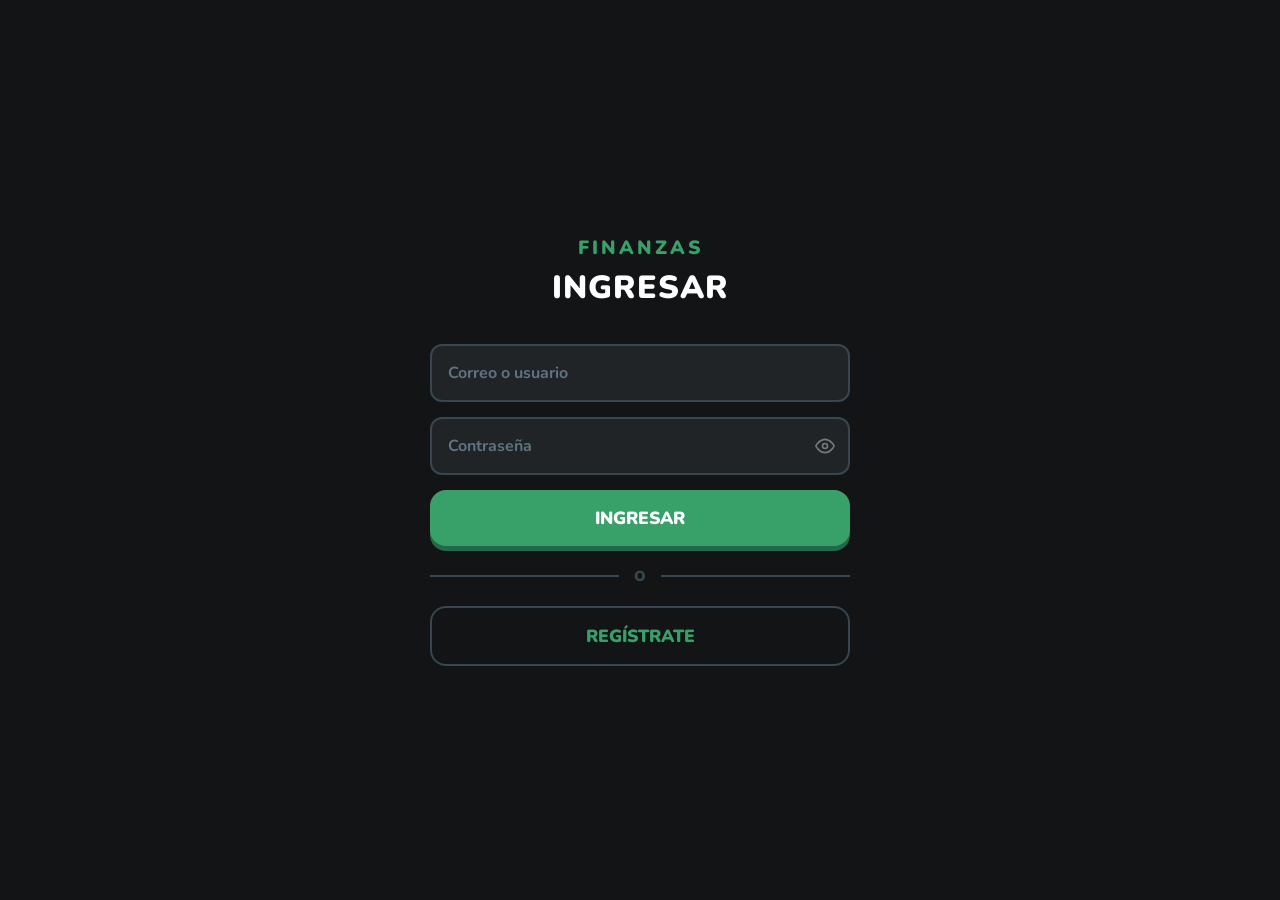
<file: index.html>
<!DOCTYPE html>
<html lang="es">
<head><meta charset="UTF-8"><meta http-equiv="refresh" content="0; url=login/"><title>Redirigiendo...</title></head>
<body style="background:#121418;color:#fff;display:flex;justify-content:center;align-items:center;height:100vh;">
    <p>Redirigiendo al sistema...</p>
</body>
</html>
</file>
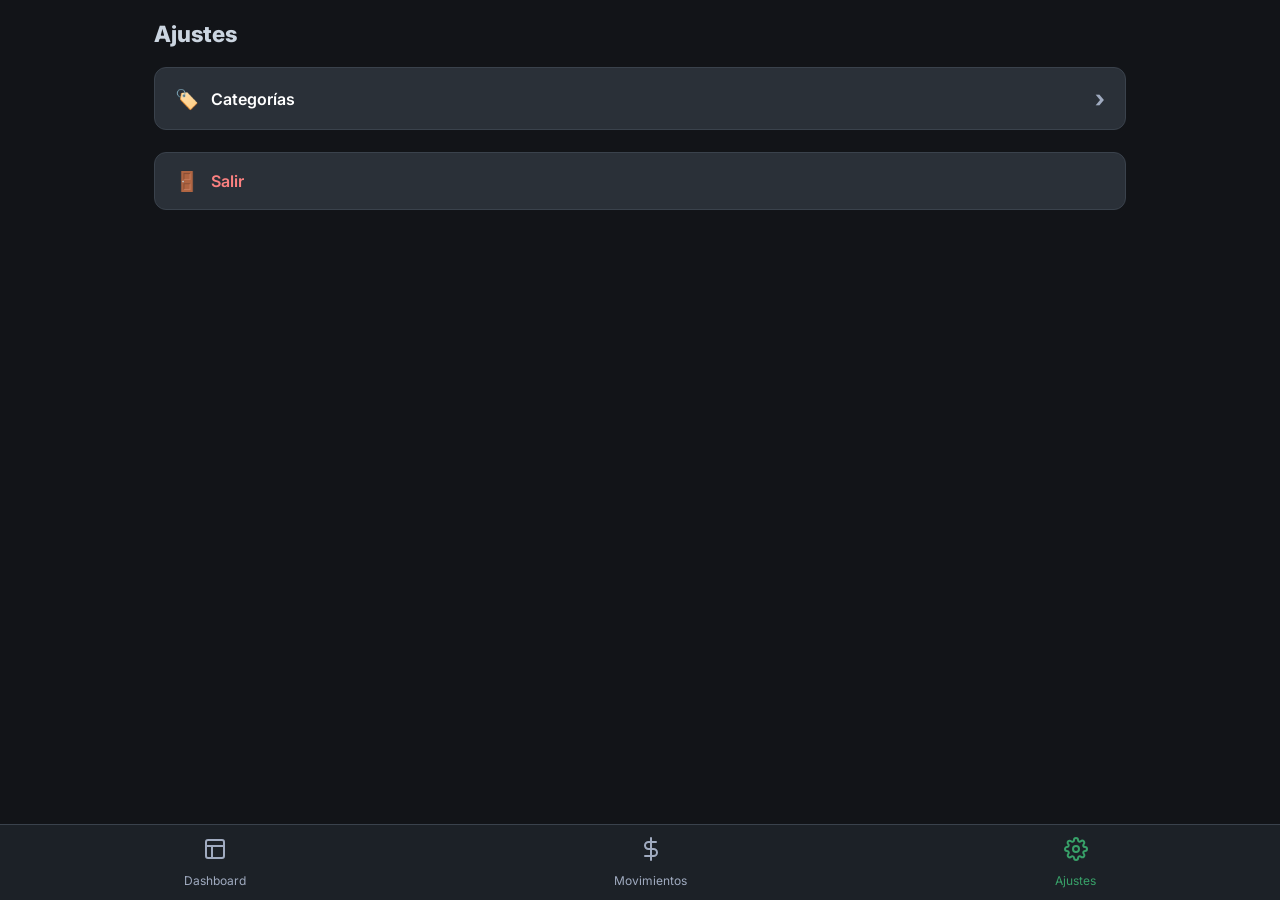
<file: ajustes/index.html>
<!DOCTYPE html>
<html lang="es">
<head>
    <meta charset="UTF-8">
    <meta name="viewport" content="width=device-width, initial-scale=1.0, maximum-scale=1.0, user-scalable=no">
    <title>Ajustes - Mis Finanzas</title>
    <link href="https://fonts.googleapis.com/css2?family=Inter:wght@400;500;600;700;800;900&display=swap" rel="stylesheet">
    <link rel="stylesheet" href="../assets/css/style.css">
</head>
<body>
<div class="container">
    <div style="margin-bottom: 20px;">
        <h2 class="page-title">Ajustes</h2>
    </div>
    <div style="display:flex; flex-direction:column; gap:12px;">
        <button class="btn-ajustes" onclick="window.location.href='../categorias/'">
            <span class="btn-ajustes-icon">🏷️</span>
            <span class="btn-ajustes-text">Categorías</span>
            <span class="btn-ajustes-arrow">›</span>
        </button>
        <button class="btn-ajustes" onclick="cerrarSesion()">
            <span class="btn-ajustes-icon">🚪</span>
            <span class="btn-ajustes-text salir">Salir</span>
        </button>
    </div>
</div>
<nav class="bottom-nav" id="bottom-nav"></nav>
<script src="../assets/js/app.js"></script>
</body>
</html>
</file>
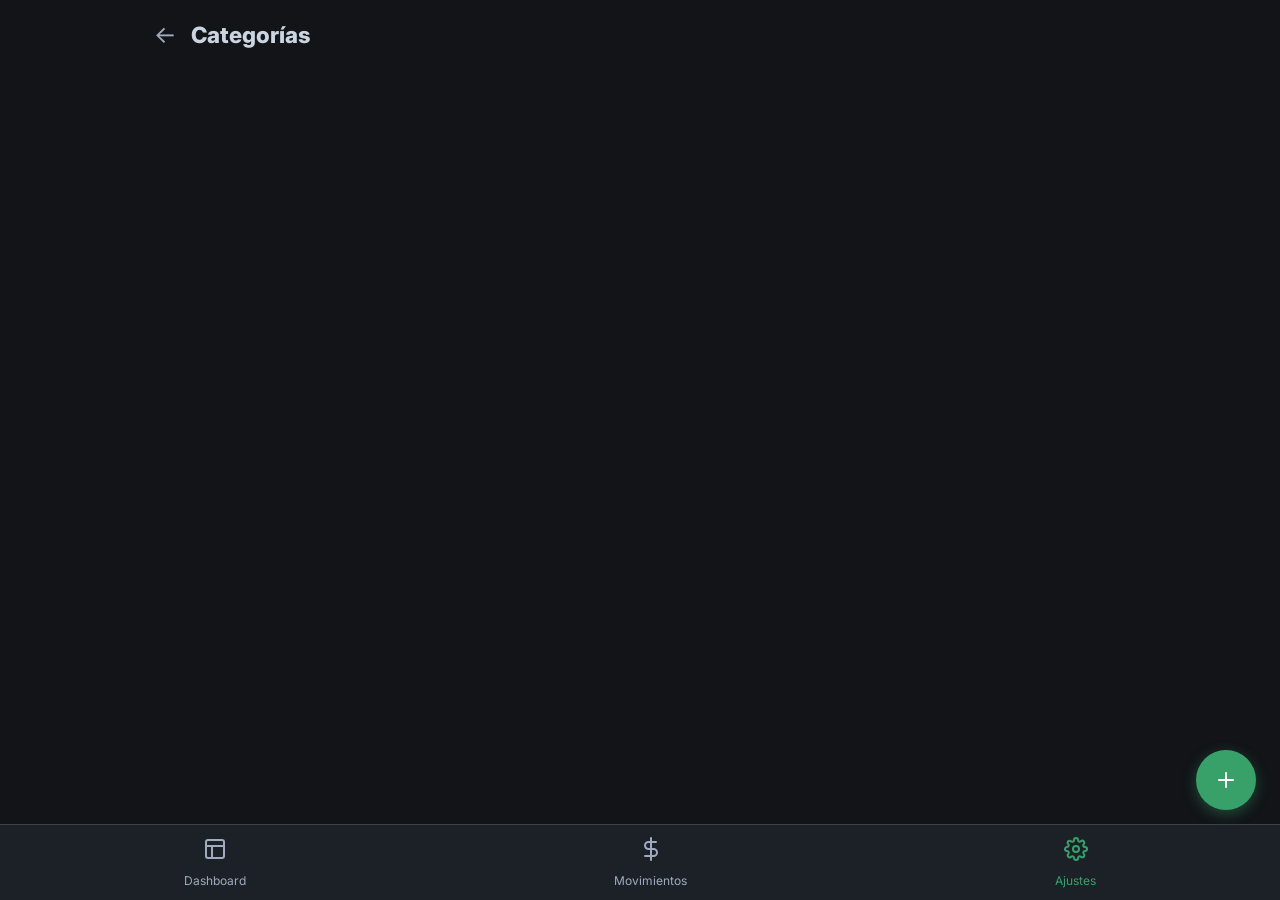
<file: categorias/index.html>
<!DOCTYPE html>
<html lang="es">
<head>
    <meta charset="UTF-8">
    <meta name="viewport" content="width=device-width, initial-scale=1.0, maximum-scale=1.0, user-scalable=no">
    <title>Categorías - Mis Finanzas</title>
    <link href="https://fonts.googleapis.com/css2?family=Inter:wght@400;500;600;700;800;900&display=swap" rel="stylesheet">
    <link rel="stylesheet" href="../assets/css/style.css">
</head>
<body>
<div class="container">
    <div style="display:flex; align-items:center; gap: 15px; margin-bottom: 20px;">
        <button onclick="window.location.href='../ajustes/'" style="background:transparent; border:none; color:var(--texto-secundario); font-size:1.5rem; cursor:pointer;">←</button>
        <h2 class="page-title">Categorías</h2>
    </div>
    <div id="lista-categorias" style="display:flex; flex-direction:column; gap:10px;"></div>
</div>
<button class="fab" onclick="abrirModalCategoria()">
    <svg width="24" height="24" viewBox="0 0 24 24" fill="none" stroke="currentColor" stroke-width="2" stroke-linecap="round" stroke-linejoin="round"><line x1="12" y1="5" x2="12" y2="19"></line><line x1="5" y1="12" x2="19" y2="12"></line></svg>
</button>
<div class="overlay" id="modalCategoria" onclick="cerrarModal(event, 'modalCategoria')">
    <div class="modal">
        <div class="mod-handle"></div>
        <div class="mod-title" id="titulo-modal-cat" style="text-align: center;">Nueva Categoría</div>
        <div style="display:flex; justify-content:center; margin: 15px 0 20px 0;">
            <div style="display:flex; align-items:center; gap:12px; padding: 12px 20px; border-radius: 16px; background: var(--surface-elevated); border: 1px solid var(--borde);">
                <span id="preview-icon" style="font-size: 1.8rem; background: var(--surface); padding:8px; border-radius:10px; border:1px solid var(--borde);">🏷️</span>
                <span id="preview-badge" class="badge" style="background-color: rgba(74, 85, 104, 0.2); color: #A0ABC0; font-size: 0.85rem;">Nombre Categoría</span>
            </div>
        </div>
        <input type="hidden" id="cat-id">
        <div class="form-group">
            <label>Nombre de la Categoría</label>
            <input type="text" class="form-control" id="cat-nombre" placeholder="Ej. Gimnasio, Mascotas...">
        </div>
        <div class="form-group">
            <label>Ícono (Emoji)</label>
            <input type="text" class="form-control" id="cat-icono" placeholder="Ej. 🏋️‍♂️, 🐶" maxlength="5">
        </div>
        <div class="form-group">
            <label>Color de Etiqueta (Hex)</label>
            <div style="display: flex; gap: 10px; align-items: center;">
                <input type="color" id="cat-color" value="#4A5568" style="width: 50px; height: 40px; border: 1px solid var(--borde); border-radius: 8px; cursor: pointer; background: transparent;">
                <span style="font-size: 0.8rem; color: var(--texto-secundario);">Elige el color para la etiqueta en la lista</span>
            </div>
        </div>
        <div class="form-group">
            <label>Tipo de Flujo</label>
            <select class="form-control" id="cat-tipo">
                <option value="gasto">Gasto</option>
                <option value="ingreso">Ingreso</option>
            </select>
        </div>
        <button class="btn-submit" onclick="guardarCategoria()">Guardar Categoría</button>
    </div>
</div>
<nav class="bottom-nav" id="bottom-nav"></nav>
<script src="../assets/js/app.js"></script>
<script src="../assets/js/categorias.js"></script>
</body>
</html>
</file>
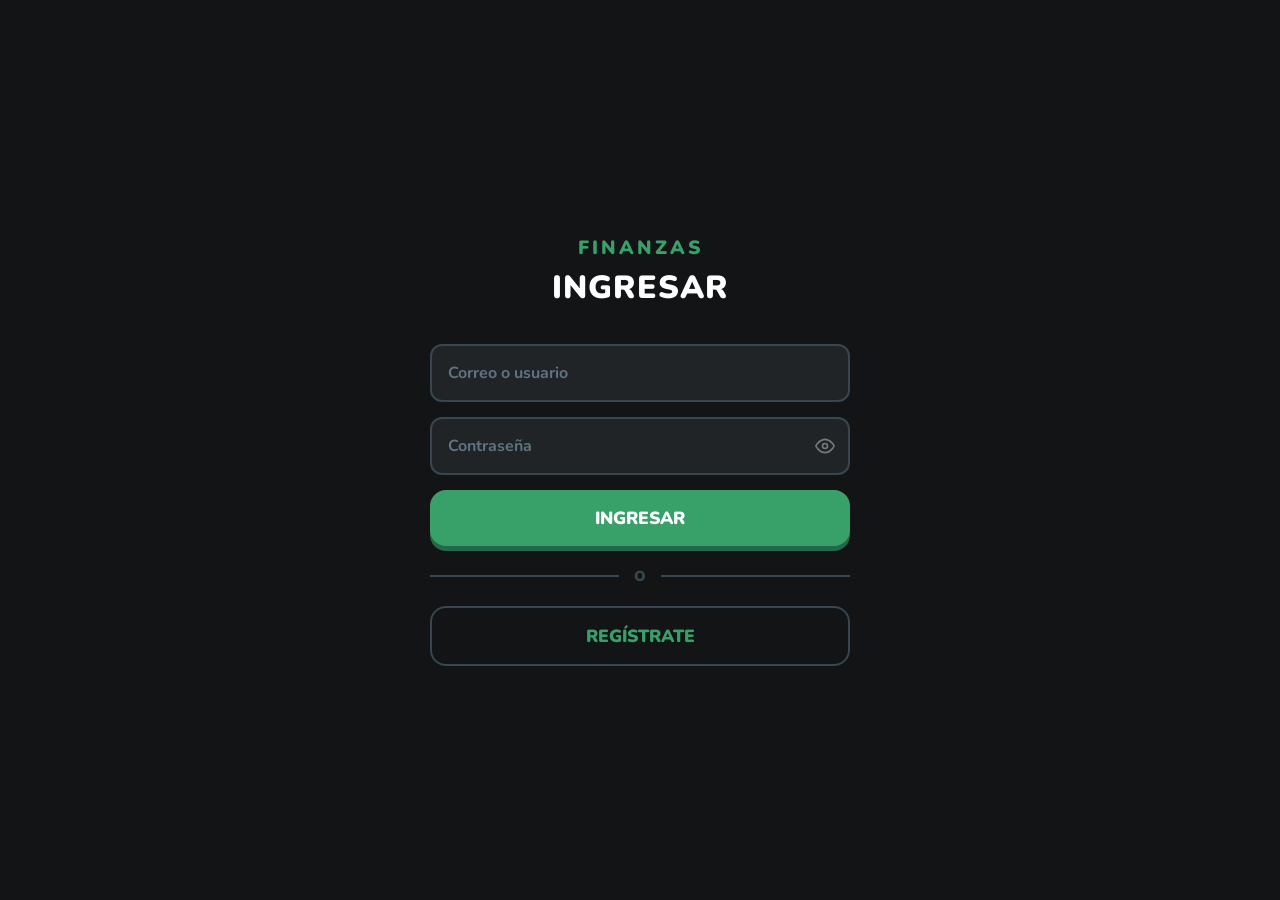
<file: login/index.html>
<!DOCTYPE html>
<html lang="es">
<head>
    <meta charset="UTF-8">
    <meta name="viewport" content="width=device-width, initial-scale=1.0, maximum-scale=1.0, user-scalable=no">
    <title>Login - Mis Finanzas</title>
    <link rel="stylesheet" href="../assets/css/auth.css">
</head>
<body>
    <div class="auth-wrapper">
        <div class="card auth-card">
            <h1 class="text-center" style="color: var(--accent); font-size: 1.2rem; letter-spacing: 3px; margin-bottom: 5px; border-bottom: none;">FINANZAS</h1>
            <h2 class="text-center mb-2" style="border-bottom: none; font-size: 2rem; color: #ffffff;">Ingresar</h2>
            
            <div class="input-group">
                <input type="text" id="login-identificador" placeholder="Correo o usuario">
            </div>
            <div class="input-group" style="position: relative;">
                <input type="password" id="login-pass" placeholder="Contraseña">
                <button type="button" onclick="togglePassword('login-pass', this)" style="position: absolute; right: 15px; top: 50%; transform: translateY(-50%); background: none; border: none; color: #777; cursor: pointer; padding: 0; display: flex; align-items: center; justify-content: center;">
                    <svg xmlns="http://www.w3.org/2000/svg" width="20" height="20" viewBox="0 0 24 24" fill="none" stroke="currentColor" stroke-width="2" stroke-linecap="round" stroke-linejoin="round"><path d="M1 12s4-8 11-8 11 8 11 8-4 8-11 8-11-8-11-8z"></path><circle cx="12" cy="12" r="3"></circle></svg>
                </button>
            </div>
            
            <button class="btn btn-primary" onclick="iniciarSesion()">Ingresar</button>
            <div class="separator">O</div>
            <button class="btn btn-secondary" onclick="window.location.href='../register/'">Regístrate</button>
        </div>
    </div>
    <script src="../assets/js/auth.js"></script>
    <script>
        function togglePassword(inputId, btn) {
            const input = document.getElementById(inputId);
            const iconEye = `<svg xmlns="http://www.w3.org/2000/svg" width="20" height="20" viewBox="0 0 24 24" fill="none" stroke="currentColor" stroke-width="2" stroke-linecap="round" stroke-linejoin="round"><path d="M1 12s4-8 11-8 11 8 11 8-4 8-11 8-11-8-11-8z"></path><circle cx="12" cy="12" r="3"></circle></svg>`;
            const iconEyeOff = `<svg xmlns="http://www.w3.org/2000/svg" width="20" height="20" viewBox="0 0 24 24" fill="none" stroke="currentColor" stroke-width="2" stroke-linecap="round" stroke-linejoin="round"><path d="M17.94 17.94A10.07 10.07 0 0 1 12 20c-7 0-11-8-11-8a18.45 18.45 0 0 1 5.06-5.94M9.9 4.24A9.12 9.12 0 0 1 12 4c7 0 11 8 11 8a18.5 18.5 0 0 1-2.16 3.19m-6.72-1.07a3 3 0 1 1-4.24-4.24"></path><line x1="1" y1="1" x2="23" y2="23"></line></svg>`;
            if (input.type === "password") { input.type = "text"; btn.innerHTML = iconEyeOff; } else { input.type = "password"; btn.innerHTML = iconEye; }
        }
    </script>
</body>
</html>
</file>
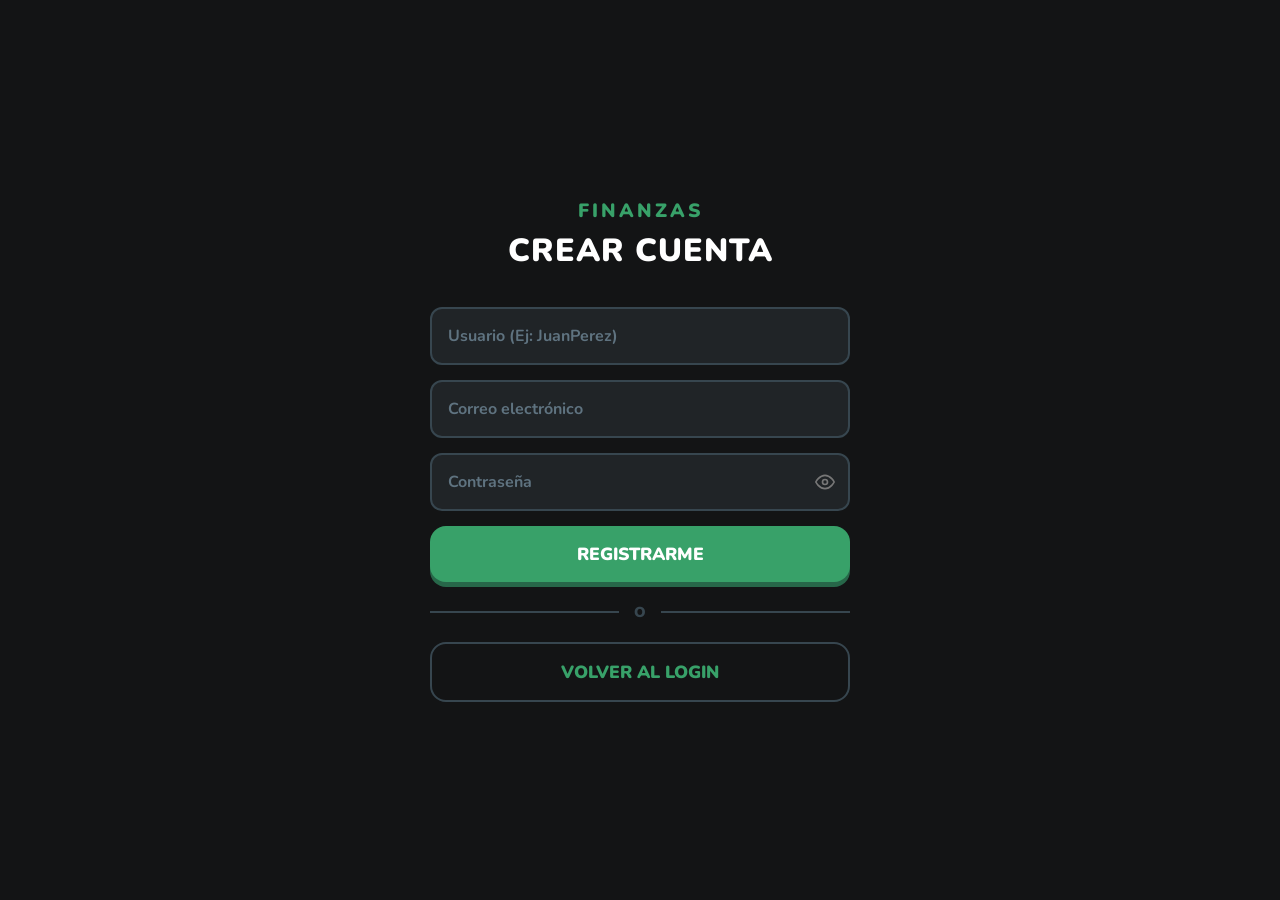
<file: register/index.html>
<!DOCTYPE html>
<html lang="es">
<head>
    <meta charset="UTF-8">
    <meta name="viewport" content="width=device-width, initial-scale=1.0, maximum-scale=1.0, user-scalable=no">
    <title>Registro - Mis Finanzas</title>
    <link rel="stylesheet" href="../assets/css/auth.css">
</head>
<body>
    <div class="auth-wrapper">
        <div class="card auth-card">
            <h1 class="text-center" style="color: var(--accent); font-size: 1.2rem; letter-spacing: 3px; margin-bottom: 5px; border-bottom: none;">FINANZAS</h1>
            <h2 class="text-center mb-2" style="border-bottom: none; font-size: 2rem; color: #ffffff;">Crear Cuenta</h2>
            <div class="input-group">
                <input type="text" id="reg-user" placeholder="Usuario (Ej: JuanPerez)">
            </div>
            <div class="input-group">
                <input type="email" id="reg-email" placeholder="Correo electrónico">
            </div>
            <div class="input-group" style="position: relative;">
                <input type="password" id="reg-pass" placeholder="Contraseña">
                <button type="button" onclick="togglePassword('reg-pass', this)" style="position: absolute; right: 15px; top: 50%; transform: translateY(-50%); background: none; border: none; color: #777; cursor: pointer; padding: 0; display: flex; align-items: center; justify-content: center;">
                    <svg xmlns="http://www.w3.org/2000/svg" width="20" height="20" viewBox="0 0 24 24" fill="none" stroke="currentColor" stroke-width="2" stroke-linecap="round" stroke-linejoin="round"><path d="M1 12s4-8 11-8 11 8 11 8-4 8-11 8-11-8-11-8z"></path><circle cx="12" cy="12" r="3"></circle></svg>
                </button>
            </div>
            <button class="btn btn-primary" onclick="registrarUsuario()">Registrarme</button>
            <div class="separator">O</div>
            <button class="btn btn-secondary" onclick="window.location.href='../login/'">Volver al Login</button>
        </div>
    </div>
    <script src="../assets/js/auth.js"></script>
    <script>
        function togglePassword(inputId, btn) {
            const input = document.getElementById(inputId);
            const iconEye = `<svg xmlns="http://www.w3.org/2000/svg" width="20" height="20" viewBox="0 0 24 24" fill="none" stroke="currentColor" stroke-width="2" stroke-linecap="round" stroke-linejoin="round"><path d="M1 12s4-8 11-8 11 8 11 8-4 8-11 8-11-8-11-8z"></path><circle cx="12" cy="12" r="3"></circle></svg>`;
            const iconEyeOff = `<svg xmlns="http://www.w3.org/2000/svg" width="20" height="20" viewBox="0 0 24 24" fill="none" stroke="currentColor" stroke-width="2" stroke-linecap="round" stroke-linejoin="round"><path d="M17.94 17.94A10.07 10.07 0 0 1 12 20c-7 0-11-8-11-8a18.45 18.45 0 0 1 5.06-5.94M9.9 4.24A9.12 9.12 0 0 1 12 4c7 0 11 8 11 8a18.5 18.5 0 0 1-2.16 3.19m-6.72-1.07a3 3 0 1 1-4.24-4.24"></path><line x1="1" y1="1" x2="23" y2="23"></line></svg>`;
            if (input.type === "password") { input.type = "text"; btn.innerHTML = iconEyeOff; } else { input.type = "password"; btn.innerHTML = iconEye; }
        }
    </script>
</body>
</html>
</file>
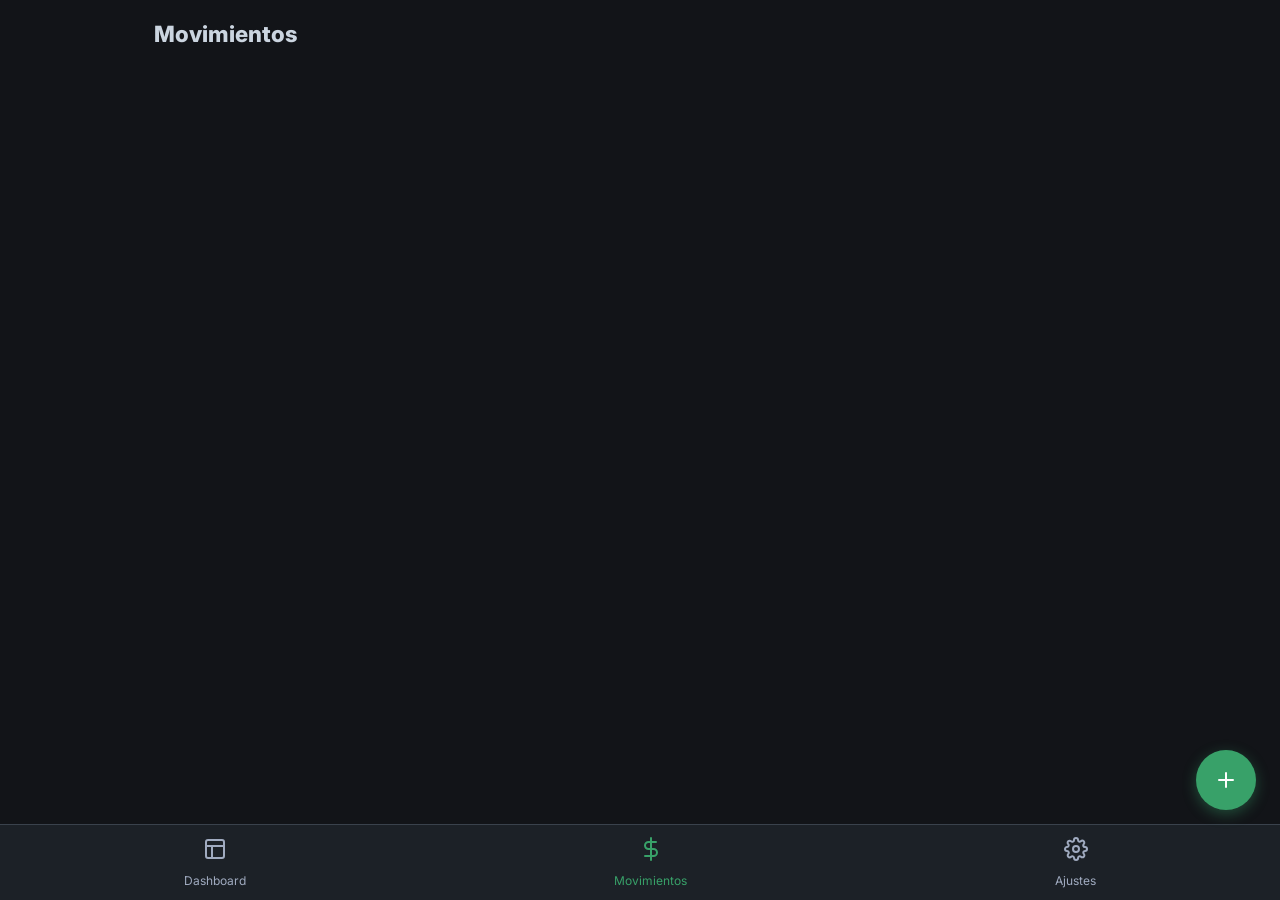
<file: transacciones/index.html>
<!DOCTYPE html>
<html lang="es">
<head>
    <meta charset="UTF-8">
    <meta name="viewport" content="width=device-width, initial-scale=1.0, maximum-scale=1.0, user-scalable=no">
    <title>Movimientos - Mis Finanzas</title>
    <link href="https://fonts.googleapis.com/css2?family=Inter:wght@400;500;600;700;800;900&display=swap" rel="stylesheet">
    <link rel="stylesheet" href="../assets/css/style.css">
</head>
<body>
<div class="container">
    <div style="display: flex; justify-content: space-between; align-items: center; margin-bottom: 20px;">
        <h2 class="page-title">Movimientos</h2>
    </div>
    <div class="filtro-meses-container" id="filtro-meses-container"></div>
    <div id="lista-transacciones"></div>
</div>
<button class="fab" onclick="abrirModalNuevo()">
    <svg width="24" height="24" viewBox="0 0 24 24" fill="none" stroke="currentColor" stroke-width="2" stroke-linecap="round" stroke-linejoin="round"><line x1="12" y1="5" x2="12" y2="19"></line><line x1="5" y1="12" x2="19" y2="12"></line></svg>
</button>
<div class="overlay" id="modalNuevo" onclick="cerrarModal(event, 'modalNuevo')">
    <div class="modal">
        <div class="mod-handle"></div>
        <div class="mod-title" style="text-align: center; margin-bottom: 15px;">Nuevo Registro</div>
        <div class="segment-ctrl">
            <div class="segment-btn active gasto" id="btnGasto" onclick="toggleTipo('gasto')">Gasto</div>
            <div class="segment-btn" id="btnIngreso" onclick="toggleTipo('ingreso')">Ingreso</div>
        </div>
        <div class="form-group">
            <label>Monto</label>
            <input type="text" id="nuevo-monto" class="form-control" placeholder="$0" style="font-size: 1.4rem; font-weight: 700;" oninput="formatearMonto(this)">
        </div>
        <div class="form-group">
            <label>Descripción / Título</label>
            <input type="text" id="nuevo-desc" class="form-control" placeholder="Ej. Pago Spotify / Supermercado">
        </div>
        <div class="form-group">
            <label>Categoría</label>
            <select class="form-control input-destacado" id="categoria-select"></select>
        </div>
        <div class="form-group">
            <label>Fecha de Transacción</label>
            <input type="date" id="nuevo-fecha" class="form-control input-destacado">
        </div>
        <div class="form-group">
            <label>Estado</label>
            <div class="segment-ctrl" id="segment-estado">
                <div class="segment-btn estado-btn active pendiente" id="btnEstPendiente" onclick="toggleEstado('pendiente')">Pendiente</div>
                <div class="segment-btn estado-btn" id="btnEstPagado" onclick="toggleEstado('pagado')">Pagado</div>
                <div class="segment-btn estado-btn" id="btnEstGuardado" onclick="toggleEstado('guardado')">Guardado</div>
            </div>
        </div>
        <button class="btn-submit" onclick="guardarNuevoRegistro()">Guardar Registro</button>
    </div>
</div>
<div class="overlay" id="modalInfo" onclick="cerrarModal(event, 'modalInfo')">
    <div class="modal">
        <div class="mod-handle"></div>
        <div class="mod-header">
            <div class="mod-icon" id="modIcon">🏷️</div>
            <div>
                <div class="mod-title" id="modTitle">Detalle</div>
                <div style="font-size: 0.8rem; color: var(--texto-secundario); margin-top: 2px;" id="modDate">Fecha</div>
            </div>
            <div class="mod-monto" id="modAmount">$0</div>
        </div>
        <div class="mod-box">
            <div style="display:flex; justify-content: space-between; align-items:center;">
                <strong>Estado:</strong> <span id="modStateTag" class="badge"></span>
            </div>
            <hr style="border: 0; height: 1px; background: var(--borde); margin: 5px 0;">
            <div><strong>Descripción:</strong> <span id="modDesc">Detalle...</span></div>
        </div>
        <button class="btn-submit" style="background: var(--surface-elevated); border: 1px solid var(--borde);" onclick="abrirModalEditar()">Editar Transacción</button>
    </div>
</div>
<div class="overlay" id="modalEditar" onclick="cerrarModal(event, 'modalEditar')">
    <div class="modal">
        <div class="mod-handle"></div>
        <div class="mod-title" style="text-align: center; margin-bottom: 15px;">Editar Registro</div>
        <div class="segment-ctrl">
            <div class="segment-btn active gasto" id="edit-btnGasto" onclick="toggleTipo('gasto', true)">Gasto</div>
            <div class="segment-btn" id="edit-btnIngreso" onclick="toggleTipo('ingreso', true)">Ingreso</div>
        </div>
        <div class="form-group">
            <label>Monto</label>
            <input type="text" id="edit-monto" class="form-control" style="font-size: 1.4rem; font-weight: 700;" oninput="formatearMonto(this)">
        </div>
        <div class="form-group">
            <label>Descripción / Título</label>
            <input type="text" id="edit-desc" class="form-control">
        </div>
        <div class="form-group">
            <label>Categoría</label>
            <select class="form-control input-destacado" id="edit-categoria-select"></select>
        </div>
        <div class="form-group">
            <label>Fecha de Transacción</label>
            <input type="date" id="edit-fecha" class="form-control input-destacado">
        </div>
        <div class="form-group">
            <label>Estado</label>
            <div class="segment-ctrl" id="edit-segment-estado">
                <div class="segment-btn edit-estado-btn active pendiente" id="edit-btnEstPendiente" onclick="toggleEstado('pendiente', true)">Pendiente</div>
                <div class="segment-btn edit-estado-btn" id="edit-btnEstPagado" onclick="toggleEstado('pagado', true)">Pagado</div>
                <div class="segment-btn edit-estado-btn" id="edit-btnEstGuardado" onclick="toggleEstado('guardado', true)">Guardado</div>
            </div>
        </div>
        <button class="btn-submit" onclick="guardarEdicionRegistro()">Guardar Cambios</button>
    </div>
</div>
<nav class="bottom-nav" id="bottom-nav"></nav>
<script src="../assets/js/app.js"></script>
<script src="../assets/js/transacciones.js"></script>
</body>
</html>
</file>
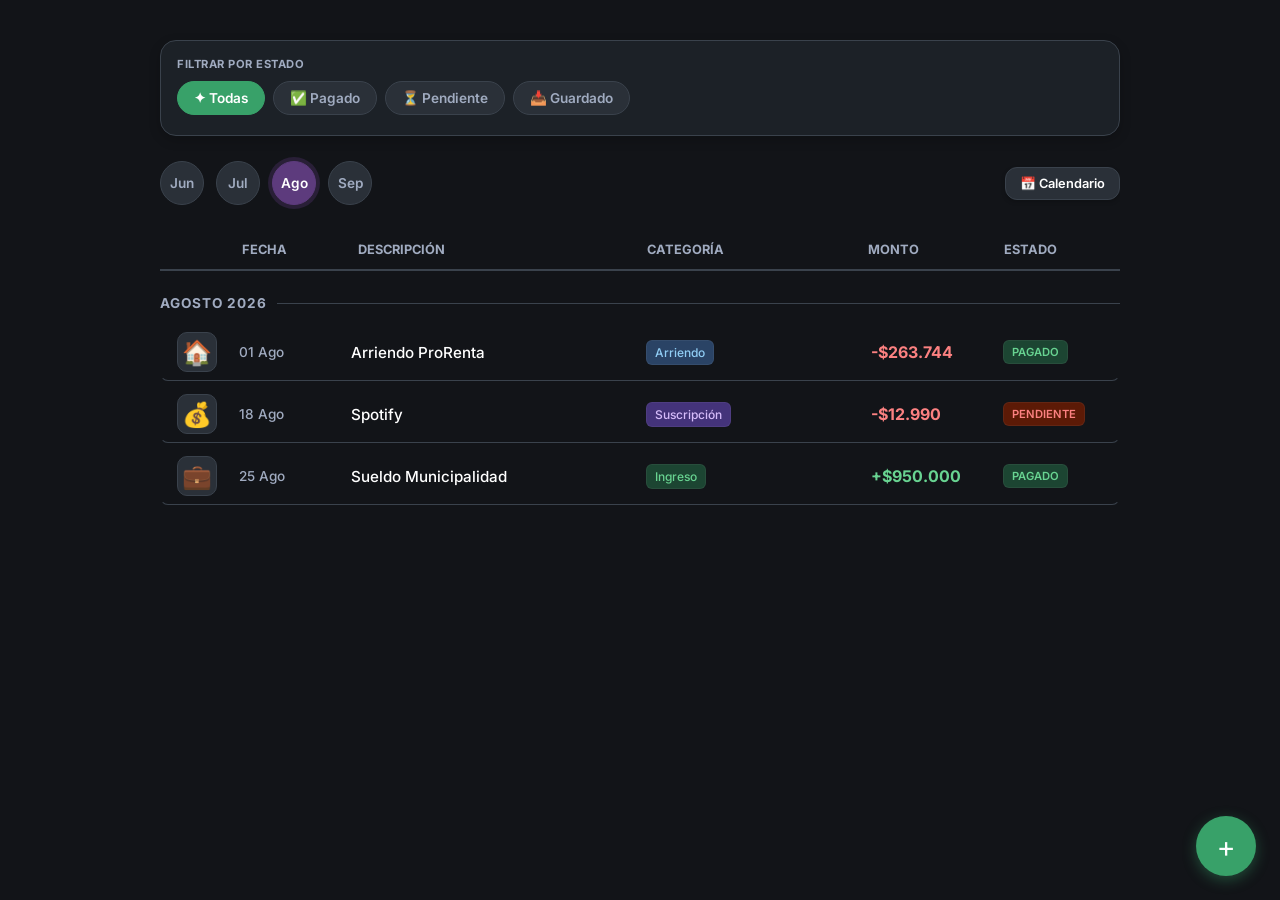
<file: planilla001.html>
<!DOCTYPE html>
<html lang="es">
<head>
    <meta charset="UTF-8">
    <meta name="viewport" content="width=device-width, initial-scale=1.0, maximum-scale=1.0, user-scalable=no">
    <title>Mis Finanzas Dinámicas - Dark Mode</title>
    <link href="https://fonts.googleapis.com/css2?family=Inter:wght@400;500;600;700&display=swap" rel="stylesheet">
    <style>
        :root {
            /* ─── PALETA DARK MODE ─── */
            --bg-app: #121418;
            --surface: #1C2127;
            --surface-elevated: #2A3038;
            --borde: #3A424C;
            
            --texto-principal: #FFFFFF;
            --texto-secundario: #A0ABC0;
            --verde-primario: #38A169; /* Verde un poco más vibrante para fondos oscuros */
            
            /* Colores de Estados (Adaptados para Dark Mode) */
            --bg-pagado: #1C4532; --txt-pagado: #68D391;
            --bg-guardado: #1A365D; --txt-guardado: #63B3ED;
            --bg-pendiente: #5C1A06; --txt-pendiente: #FC8181;
            
            /* Colores de Categorías (Adaptados para Dark Mode) */
            --tag-arriendo: #2A4365; --txt-arriendo: #90CDF4;
            --tag-servicios: #744210; --txt-servicios: #FBD38D;
            --tag-suscripcion: #44337A; --txt-suscripcion: #D6BCFA;
        }

        * { box-sizing: border-box; margin: 0; padding: 0; font-family: 'Inter', sans-serif; -webkit-tap-highlight-color: transparent; }
        body { background-color: var(--bg-app); color: var(--texto-principal); padding-bottom: 90px; }
        .container { max-width: 1000px; margin: 0 auto; padding: 20px 14px; }

        /* ─── FILTROS TIPO PÍLDORA ─── */
        .filtros-wrap { background: var(--surface); padding: 16px; border-radius: 16px; box-shadow: 0 4px 12px rgba(0,0,0,0.2); margin-bottom: 20px; border: 1px solid var(--borde); }
        .f-label { font-size: 0.7rem; font-weight: 700; color: var(--texto-secundario); text-transform: uppercase; margin-bottom: 10px; letter-spacing: 0.5px; }
        .f-scroll { display: flex; gap: 8px; overflow-x: auto; scrollbar-width: none; padding-bottom: 4px; }
        .f-scroll::-webkit-scrollbar { display: none; }
        .f-btn { background: var(--surface-elevated); border: 1px solid var(--borde); color: var(--texto-secundario); padding: 8px 16px; border-radius: 20px; font-size: 0.85rem; font-weight: 600; cursor: pointer; white-space: nowrap; transition: 0.2s; display: flex; align-items: center; gap: 6px; }
        .f-btn.active { background: var(--verde-primario); border-color: var(--verde-primario); color: #fff; }

        /* ─── SELECTOR DE MESES ─── */
        .meses-scroll { display: flex; gap: 12px; overflow-x: auto; margin-bottom: 20px; align-items: center; padding: 5px 0; }
        .meses-scroll::-webkit-scrollbar { display: none; }
        .mes-btn { width: 44px; height: 44px; border-radius: 50%; background: var(--surface-elevated); color: var(--texto-secundario); border: 1px solid var(--borde); font-weight: 600; font-size: 0.85rem; display: flex; align-items: center; justify-content: center; flex-shrink: 0; cursor: pointer; transition: 0.3s; }
        .mes-btn.active { background: #5d3b7d; color: #fff; border-color: #5d3b7d; box-shadow: 0 0 0 4px rgba(93, 59, 125, 0.3); }
        .btn-calendario { margin-left: auto; background: var(--surface-elevated); border: 1px solid var(--borde); color: var(--texto-principal); padding: 8px 14px; border-radius: 12px; font-size: 0.8rem; font-weight: 600; display: flex; align-items: center; gap: 6px; cursor: pointer; box-shadow: 0 2px 4px rgba(0,0,0,0.2); }

        /* ─── SEPARADOR DE FECHA ─── */
        .fecha-separador { font-size: 0.85rem; font-weight: 700; color: var(--texto-secundario); text-transform: uppercase; margin: 24px 0 12px 0; letter-spacing: 1px; display: flex; align-items: center; gap: 10px; }
        .fecha-separador::after { content: ''; flex: 1; height: 1px; background: var(--borde); }

        /* ─── TARJETAS DE TRANSACCIONES (Móvil) ─── */
        .tx-card { background: var(--surface); border-radius: 12px; padding: 16px; margin-bottom: 12px; box-shadow: 0 4px 6px rgba(0, 0, 0, 0.1); display: grid; grid-template-columns: 40px 1fr auto; grid-template-areas: "icon date state" "icon title amount" "icon tag amount"; gap: 4px 12px; align-items: center; border: 1px solid var(--borde); cursor: pointer; transition: 0.2s; }
        .tx-card:active { transform: scale(0.98); }
        
        .tx-icon { grid-area: icon; font-size: 1.5rem; text-align: center; background: var(--surface-elevated); width: 40px; height: 40px; border-radius: 10px; display: flex; align-items: center; justify-content: center; border: 1px solid var(--borde); }
        .tx-date { grid-area: date; font-size: 0.75rem; color: var(--texto-secundario); font-weight: 500; }
        .tx-state { grid-area: state; justify-self: end; }
        .tx-title { grid-area: title; font-size: 0.95rem; font-weight: 600; white-space: nowrap; overflow: hidden; text-overflow: ellipsis; color: var(--texto-principal); }
        .tx-tag-wrap { grid-area: tag; margin-top: 2px; }
        .tx-amount { grid-area: amount; font-size: 1.1rem; font-weight: 700; justify-self: end; }

        /* Estados y Badges */
        .badge { display: inline-block; padding: 4px 8px; border-radius: 6px; font-size: 0.7rem; font-weight: 600; text-transform: uppercase; border: 1px solid rgba(255,255,255,0.05); }
        .badge-cat { text-transform: none; font-weight: 500; font-size: 0.75rem; }
        
        .st-pagado { background: var(--bg-pagado); color: var(--txt-pagado); }
        .st-guardado { background: var(--bg-guardado); color: var(--txt-guardado); }
        .st-pendiente { background: var(--bg-pendiente); color: var(--txt-pendiente); }
        
        .cat-arriendo { background: var(--tag-arriendo); color: var(--txt-arriendo); }
        .cat-servicios { background: var(--tag-servicios); color: var(--txt-servicios); }
        .cat-suscripcion { background: var(--tag-suscripcion); color: var(--txt-suscripcion); }

        .monto-negativo { color: var(--txt-pendiente); }
        .monto-positivo { color: var(--txt-pagado); }

        /* ─── FAB (Botón Flotante) ─── */
        .fab { position: fixed; bottom: 24px; right: 24px; width: 60px; height: 60px; background: var(--verde-primario); color: white; border-radius: 50%; display: flex; align-items: center; justify-content: center; font-size: 1.8rem; box-shadow: 0 4px 14px rgba(56, 161, 105, 0.4); border: none; cursor: pointer; z-index: 900; transition: 0.2s; }
        .fab:active { transform: scale(0.9); }

        /* ─── MODALES ─── */
        .overlay { position: fixed; inset: 0; background: rgba(0, 0, 0, 0.75); z-index: 1000; opacity: 0; pointer-events: none; transition: 0.3s; display: flex; align-items: flex-end; justify-content: center; backdrop-filter: blur(4px); }
        .overlay.active { opacity: 1; pointer-events: auto; }
        
        .modal { background: var(--surface); color: var(--texto-principal); width: 100%; max-width: 600px; border-radius: 24px 24px 0 0; padding: 24px; transform: translateY(100%); transition: transform 0.3s cubic-bezier(0.175, 0.885, 0.32, 1.275); display: flex; flex-direction: column; gap: 16px; border-top: 1px solid var(--borde); }
        .overlay.active .modal { transform: translateY(0); }
        
        .mod-handle { width: 40px; height: 5px; background: #4A5568; border-radius: 5px; margin: 0 auto 10px auto; }
        
        /* Modal Info */
        .mod-header { display: flex; align-items: center; gap: 16px; }
        .mod-icon { width: 56px; height: 56px; border-radius: 16px; background: var(--surface-elevated); font-size: 2rem; display: flex; align-items: center; justify-content: center; border: 1px solid var(--borde); }
        .mod-title { font-size: 1.2rem; font-weight: 700; color: var(--texto-principal); }
        .mod-monto { font-size: 1.4rem; font-weight: 800; margin-left: auto; }
        
        .mod-box { background: var(--surface-elevated); border-radius: 12px; padding: 16px; font-size: 0.85rem; color: var(--texto-secundario); display: flex; flex-direction: column; gap: 10px; border: 1px solid var(--borde); }
        .mod-box strong { color: #E2E8F0; }
        .mod-url a { color: #63B3ED; text-decoration: none; word-break: break-all; }
        
        .mod-actions { display: grid; grid-template-columns: 1fr 1fr 1fr; gap: 8px; margin-top: 10px; }
        .btn-act { padding: 12px; border: none; border-radius: 10px; font-weight: 600; font-size: 0.8rem; cursor: pointer; display: flex; flex-direction: column; align-items: center; gap: 4px; transition: 0.2s; }
        .btn-act:active { transform: scale(0.95); }
        
        /* Mismos colores de los badges para los botones de acción */
        .btn-act.pag { background: var(--bg-pagado); color: var(--txt-pagado); border: 1px solid #276749; } 
        .btn-act.pen { background: var(--bg-pendiente); color: var(--txt-pendiente); border: 1px solid #742A2A; } 
        .btn-act.gua { background: var(--bg-guardado); color: var(--txt-guardado); border: 1px solid #2A4365; } 

        /* Formularios en Modal Dark */
        .form-group { display: flex; flex-direction: column; gap: 8px; }
        .form-group label { font-size: 0.8rem; font-weight: 600; color: var(--texto-secundario); text-transform: uppercase; letter-spacing: 0.5px; }
        .form-control { background: var(--surface-elevated); border: 1px solid var(--borde); color: var(--texto-principal); padding: 12px 16px; border-radius: 10px; font-size: 1rem; font-family: 'Inter', sans-serif; outline: none; transition: 0.2s; }
        .form-control:focus { border-color: var(--verde-primario); }
        
        /* Segmented Control (Ingreso/Gasto) */
        .segment-ctrl { display: flex; background: var(--surface-elevated); border-radius: 10px; padding: 4px; border: 1px solid var(--borde); }
        .segment-btn { flex: 1; padding: 10px; text-align: center; font-weight: 600; font-size: 0.9rem; color: var(--texto-secundario); border-radius: 8px; cursor: pointer; transition: 0.3s; }
        .segment-btn.active.gasto { background: var(--bg-pendiente); color: var(--txt-pendiente); }
        .segment-btn.active.ingreso { background: var(--bg-pagado); color: var(--txt-pagado); }
        
        .btn-submit { background: var(--verde-primario); color: white; border: none; padding: 14px; border-radius: 10px; font-size: 1rem; font-weight: 700; margin-top: 10px; cursor: pointer; }

        /* ─── DISEÑO ESCRITORIO (Tabla) ─── */
        .tx-header-desk { display: none; }
        @media (min-width: 768px) {
            .container { padding: 40px 20px; }
            .modal { border-radius: 20px; transform: scale(0.9); }
            .overlay { align-items: center; }
            .overlay.active .modal { transform: scale(1); }
            .mod-handle { display: none; }
            .tx-header-desk { display: grid; grid-template-columns: 50px 100px 2fr 1.5fr 120px 100px; gap: 16px; padding: 12px 16px; font-size: 0.8rem; font-weight: 700; color: var(--texto-secundario); text-transform: uppercase; border-bottom: 2px solid var(--borde); margin-bottom: 8px; }
            
            .tx-card { grid-template-columns: 50px 100px 2fr 1.5fr 120px 100px; grid-template-areas: "icon date title tag amount state"; align-items: center; border-radius: 8px; margin-bottom: 4px; padding: 8px 16px; box-shadow: none; border: 1px solid transparent; border-bottom: 1px solid var(--borde); background: transparent; }
            .tx-card:hover { background: var(--surface); border: 1px solid var(--borde); box-shadow: 0 4px 12px rgba(0,0,0,0.2); transform: translateY(-1px); }
            .tx-card:active { transform: translateY(0); }
            
            .tx-date { font-size: 0.85rem; color: var(--texto-secundario); }
            .tx-title { font-size: 0.95rem; font-weight: 500; }
            .tx-amount { font-size: 1rem; justify-self: start; }
            .tx-state { justify-self: start; }
            .tx-tag-wrap { margin-top: 0; }
        }
    </style>
</head>
<body>

<div class="container">
    
    <!-- FILTROS -->
    <div class="filtros-wrap">
        <div class="f-label">Filtrar por estado</div>
        <div class="f-scroll" id="filter-container">
            <button class="f-btn active" onclick="filtrarEstado('todos', this)">✦ Todas</button>
            <button class="f-btn" onclick="filtrarEstado('pagado', this)">✅ Pagado</button>
            <button class="f-btn" onclick="filtrarEstado('pendiente', this)">⏳ Pendiente</button>
            <button class="f-btn" onclick="filtrarEstado('guardado', this)">📥 Guardado</button>
        </div>
    </div>

    <!-- SELECTOR DE MESES -->
    <div class="meses-scroll">
        <button class="mes-btn">Jun</button>
        <button class="mes-btn">Jul</button>
        <button class="mes-btn active">Ago</button>
        <button class="mes-btn">Sep</button>
        <button class="btn-calendario" onclick="alert('Abrir calendario completo')">📅 Calendario</button>
    </div>

    <!-- CABECERA PC -->
    <div class="tx-header-desk">
        <div></div> <div>Fecha</div> <div>Descripción</div> <div>Categoría</div> <div>Monto</div> <div>Estado</div>
    </div>

    <div class="fecha-separador">Agosto 2026</div>
    
    <div id="lista-transacciones">
        <!-- Gasto Pagado -->
        <div class="tx-card" data-estado="pagado" onclick="abrirModalInfo('Arriendo ProRenta', '🏠', '$263.744', '01/08/2026', 'https://miarriendo.prorenta.cl/', 'Pago mensual del departamento.', 'monto-negativo')">
            <div class="tx-icon">🏠</div>
            <div class="tx-date">01 Ago</div>
            <div class="tx-state"><span class="badge st-pagado">Pagado</span></div>
            <div class="tx-title">Arriendo ProRenta</div>
            <div class="tx-tag-wrap"><span class="badge badge-cat cat-arriendo">Arriendo</span></div>
            <div class="tx-amount monto-negativo">-$263.744</div>
        </div>

        <!-- Gasto Pendiente -->
        <div class="tx-card" data-estado="pendiente" onclick="abrirModalInfo('Spotify', '💰', '$12.990', '18/08/2026', 'https://spotify.com/account', 'Suscripción plan familiar mensual.', 'monto-negativo')">
            <div class="tx-icon">💰</div>
            <div class="tx-date">18 Ago</div>
            <div class="tx-state"><span class="badge st-pendiente">Pendiente</span></div>
            <div class="tx-title">Spotify</div>
            <div class="tx-tag-wrap"><span class="badge badge-cat cat-suscripcion">Suscripción</span></div>
            <div class="tx-amount monto-negativo">-$12.990</div>
        </div>
        
        <!-- Ejemplo de Ingreso -->
        <div class="tx-card" data-estado="pagado" onclick="abrirModalInfo('Sueldo Municipalidad', '💼', '$950.000', '25/08/2026', 'N/A', 'Pago de remuneraciones mensuales.', 'monto-positivo')">
            <div class="tx-icon">💼</div>
            <div class="tx-date">25 Ago</div>
            <div class="tx-state"><span class="badge st-pagado">Pagado</span></div>
            <div class="tx-title">Sueldo Municipalidad</div>
            <div class="tx-tag-wrap"><span class="badge badge-cat st-pagado">Ingreso</span></div>
            <div class="tx-amount monto-positivo">+$950.000</div>
        </div>
    </div>
</div>

<!-- BOTÓN FLOTANTE (FAB) -->
<button class="fab" onclick="abrirModalNuevo()">+</button>

<!-- ==========================================
     MODAL 1: DETALLES DE TRANSACCIÓN
=========================================== -->
<div class="overlay" id="modalInfo" onclick="cerrarModal(event, 'modalInfo')">
    <div class="modal">
        <div class="mod-handle"></div>
        <div class="mod-header">
            <div class="mod-icon" id="modIcon">💰</div>
            <div>
                <div class="mod-title" id="modTitle">Nombre Gasto</div>
                <div style="font-size: 0.8rem; color: var(--texto-secundario); margin-top: 2px;" id="modDate">00/00/0000</div>
            </div>
            <div class="mod-monto" id="modAmount">$0</div>
        </div>
        <div class="mod-box">
            <div><strong>Descripción:</strong> <span id="modDesc">Detalle...</span></div>
            <div class="mod-url"><strong>URL:</strong> <a href="#" target="_blank" id="modUrl">Enlace</a></div>
        </div>
        <div class="mod-actions">
            <button class="btn-act pag"><span style="font-size: 1.2rem;">✅</span> Pagado</button>
            <button class="btn-act pen"><span style="font-size: 1.2rem;">⏳</span> Pendiente</button>
            <button class="btn-act gua"><span style="font-size: 1.2rem;">📥</span> Guardado</button>
        </div>
    </div>
</div>

<!-- ==========================================
     MODAL 2: NUEVO REGISTRO
=========================================== -->
<div class="overlay" id="modalNuevo" onclick="cerrarModal(event, 'modalNuevo')">
    <div class="modal">
        <div class="mod-handle"></div>
        <div class="mod-title" style="text-align: center; margin-bottom: 10px;">Nuevo Registro</div>
        
        <div class="segment-ctrl">
            <div class="segment-btn active gasto" id="btnGasto" onclick="toggleTipo('gasto')">Gasto</div>
            <div class="segment-btn" id="btnIngreso" onclick="toggleTipo('ingreso')">Ingreso</div>
        </div>

        <div class="form-group">
            <label>Monto</label>
            <input type="number" class="form-control" placeholder="$0" style="font-size: 1.4rem; font-weight: 700;">
        </div>

        <div class="form-group">
            <label>Descripción / Título</label>
            <input type="text" class="form-control" placeholder="Ej. Pago Spotify">
        </div>

        <div class="form-group">
            <label>Categoría</label>
            <select class="form-control">
                <option>Servicios Básicos</option>
                <option>Arriendo</option>
                <option>Suscripciones</option>
                <option>Otros</option>
            </select>
        </div>

        <button class="btn-submit">Guardar Registro</button>
    </div>
</div>

<script>
    function filtrarEstado(estado, btnElement) {
        document.querySelectorAll('#filter-container .f-btn').forEach(btn => btn.classList.remove('active'));
        btnElement.classList.add('active');
        document.querySelectorAll('.tx-card').forEach(card => {
            card.style.display = (estado === 'todos' || card.getAttribute('data-estado') === estado) ? '' : 'none';
        });
    }

    /* Manejo de Modales */
    function abrirModalInfo(titulo, icono, monto, fecha, url, desc, colorClase) {
        document.getElementById('modTitle').innerText = titulo;
        document.getElementById('modIcon').innerText = icono;
        document.getElementById('modDate').innerText = fecha;
        document.getElementById('modDesc').innerText = desc;
        
        const amnt = document.getElementById('modAmount');
        amnt.innerText = monto;
        amnt.className = 'mod-monto ' + colorClase; // Aplica rojo o verde

        document.getElementById('modUrl').href = url;
        document.getElementById('modUrl').innerText = url;

        document.getElementById('modalInfo').classList.add('active');
        document.body.style.overflow = 'hidden';
    }

    function abrirModalNuevo() {
        document.getElementById('modalNuevo').classList.add('active');
        document.body.style.overflow = 'hidden';
    }

    function cerrarModal(event, id) {
        const overlay = document.getElementById(id);
        if (event.target === overlay) {
            overlay.classList.remove('active');
            document.body.style.overflow = '';
        }
    }

    /* Switch de Ingreso/Gasto en Nuevo Registro */
    function toggleTipo(tipo) {
        const btnG = document.getElementById('btnGasto');
        const btnI = document.getElementById('btnIngreso');
        
        btnG.classList.remove('active', 'gasto');
        btnI.classList.remove('active', 'ingreso');

        if(tipo === 'gasto') {
            btnG.classList.add('active', 'gasto');
        } else {
            btnI.classList.add('active', 'ingreso');
        }
    }
</script>
</body>
</html>
</file>
<file: assets/css/style.css>
:root {
    --bg-app: #121418; --surface: #1C2127; --surface-elevated: #2A3038; --borde: #3A424C;
    --texto-principal: #FFFFFF; --texto-secundario: #A0ABC0; --verde-primario: #38A169;
    --bg-pagado: #1C4532; --txt-pagado: #68D391;
    --bg-guardado: #1A365D; --txt-guardado: #63B3ED;
    --bg-pendiente: #5C1A06; --txt-pendiente: #FC8181;
    --purpura-activo: #6B46C1;
}
* { box-sizing: border-box; margin: 0; padding: 0; font-family: 'Inter', sans-serif; -webkit-tap-highlight-color: transparent; }
body { background-color: var(--bg-app); color: var(--texto-principal); padding-bottom: 90px; }
.container { max-width: 1000px; margin: 0 auto; padding: 20px 14px; }
.hide-mobile { display: none; }
@media (min-width: 768px) { .hide-mobile { display: inline; } }

.page-title { font-size: 1.4rem; font-weight: 800; color: #CBD5E0; margin: 0; }

.form-group { display: flex; flex-direction: column; gap: 8px; margin-bottom:12px; }
.form-group label { font-size: 0.8rem; font-weight: 600; color: var(--texto-secundario); text-transform: uppercase; letter-spacing: 0.5px; }
.form-control { background: var(--surface-elevated); border: 1px solid var(--borde); color: var(--texto-principal); padding: 12px 16px; border-radius: 10px; font-size: 1rem; outline: none; transition: 0.2s; color-scheme: dark;}
.form-control:focus { border-color: var(--verde-primario); }

.input-destacado { font-weight: 700; font-size: 1.05rem; padding: 14px 16px; letter-spacing: 0.3px; background-color: var(--surface); }
select.input-destacado { cursor: pointer; }
input[type="date"].input-destacado { cursor: pointer; text-transform: uppercase; }

.segment-ctrl { display: flex; background: var(--surface-elevated); border-radius: 10px; padding: 4px; border: 1px solid var(--borde); margin-bottom: 15px;}
.segment-btn { flex: 1; padding: 10px; text-align: center; font-weight: 600; font-size: 0.9rem; color: var(--texto-secundario); border-radius: 8px; cursor: pointer; transition: 0.3s; }
.segment-btn.active.gasto, .segment-btn.active.pendiente { background: var(--bg-pendiente); color: var(--txt-pendiente); }
.segment-btn.active.ingreso, .segment-btn.active.pagado { background: var(--bg-pagado); color: var(--txt-pagado); }
.segment-btn.active.guardado { background: var(--bg-guardado); color: var(--txt-guardado); }

.btn-submit { background: var(--verde-primario); color: white; border: none; padding: 14px; border-radius: 10px; font-size: 1rem; font-weight: 700; margin-top: 10px; cursor: pointer; width:100%; transition: 0.2s;}
.btn-submit:active { transform: scale(0.98); }

.tx-card { background: var(--surface); border-radius: 16px; padding: 16px 20px; margin-bottom: 14px; display: grid; grid-template-columns: 48px 1fr auto; grid-template-areas: "icon date state" "icon title amount" "icon tag amount"; gap: 6px 16px; align-items: center; border: 1px solid var(--borde); cursor: pointer; transition: transform 0.2s, box-shadow 0.2s; }
.tx-card:active { transform: scale(0.98); }
.tx-icon { grid-area: icon; font-size: 1.8rem; text-align: center; background: var(--surface-elevated); width: 48px; height: 48px; border-radius: 12px; display: flex; align-items: center; justify-content: center; border: 1px solid var(--borde); }
.tx-date { grid-area: date; font-size: 0.8rem; color: var(--texto-secundario); font-weight: 500; margin-bottom: 2px;}
.tx-state { grid-area: state; justify-self: end; }
.tx-title { grid-area: title; font-size: 1.05rem; font-weight: 700; white-space: nowrap; overflow: hidden; text-overflow: ellipsis; color: var(--texto-principal); }
.tx-tag-wrap { grid-area: tag; margin-top: 4px; }
.tx-amount { grid-area: amount; font-size: 1.25rem; font-weight: 800; justify-self: end; align-self: center; }

.badge { display: inline-flex; align-items: center; padding: 6px 12px; border-radius: 20px; font-size: 0.75rem; font-weight: 600; text-transform: capitalize; }
.st-pagado { background: rgba(56, 161, 105, 0.2); color: var(--txt-pagado); border: 1px solid rgba(56, 161, 105, 0.3); font-weight: 700; text-transform: uppercase;}
.st-guardado { background: rgba(99, 179, 237, 0.2); color: var(--txt-guardado); border: 1px solid rgba(99, 179, 237, 0.3); font-weight: 700; text-transform: uppercase;}
.st-pendiente { background: rgba(252, 129, 129, 0.2); color: var(--txt-pendiente); border: 1px solid rgba(252, 129, 129, 0.3); font-weight: 700; text-transform: uppercase;}
.monto-negativo { color: var(--txt-pendiente); }
.monto-positivo { color: var(--txt-pagado); }

.fab { position: fixed; bottom: 90px; right: 24px; width: 60px; height: 60px; background: var(--verde-primario); color: white; border-radius: 50%; display: flex; align-items: center; justify-content: center; font-size: 1.8rem; box-shadow: 0 4px 14px rgba(56, 161, 105, 0.4); border: none; cursor: pointer; z-index: 900; transition: 0.2s; }
.fab:active { transform: scale(0.9); }

.overlay { position: fixed; inset: 0; background: rgba(0, 0, 0, 0.75); z-index: 1000; opacity: 0; pointer-events: none; transition: 0.3s; display: flex; align-items: flex-end; justify-content: center; backdrop-filter: blur(4px); }
.overlay.active { opacity: 1; pointer-events: auto; }
.modal { background: var(--surface); color: var(--texto-principal); width: 100%; max-width: 600px; border-radius: 24px 24px 0 0; padding: 24px; transform: translateY(100%); transition: transform 0.3s cubic-bezier(0.175, 0.885, 0.32, 1.275); display: flex; flex-direction: column; gap: 8px; border-top: 1px solid var(--borde); max-height: 90vh; overflow-y: auto;}
.overlay.active .modal { transform: translateY(0); }
.mod-handle { width: 40px; height: 5px; background: #4A5568; border-radius: 5px; margin: 0 auto 10px auto; flex-shrink:0;}

.mod-header { display: flex; align-items: center; gap: 16px; margin-bottom: 12px;}
.mod-icon { width: 56px; height: 56px; border-radius: 16px; background: var(--surface-elevated); font-size: 2rem; display: flex; align-items: center; justify-content: center; border: 1px solid var(--borde); }
.mod-title { font-size: 1.2rem; font-weight: 700; color: var(--texto-principal); }
.mod-monto { font-size: 1.4rem; font-weight: 800; margin-left: auto; }
.mod-box { background: var(--surface-elevated); border-radius: 12px; padding: 16px; font-size: 0.85rem; color: var(--texto-secundario); display: flex; flex-direction: column; gap: 10px; border: 1px solid var(--borde); margin-bottom: 12px;}
.mod-box strong { color: #E2E8F0; }

.bottom-nav { position: fixed; bottom: 0; left: 0; right: 0; background: var(--surface); display: flex; justify-content: space-around; padding: 12px 0; border-top: 1px solid var(--borde); z-index: 800; }
.nav-item { text-align: center; color: var(--texto-secundario); text-decoration: none; display: flex; flex-direction: column; font-size: 0.75rem; gap: 4px; transition: 0.2s; align-items: center;}
.nav-item.active { color: var(--verde-primario); }
.nav-item .icon { font-size: 1.5rem; display: block; margin-bottom: 2px;}

.btn-ajustes { background: var(--surface-elevated); border: 1px solid var(--borde); border-radius: 12px; padding: 16px 20px; display: flex; align-items: center; cursor: pointer; transition: 0.2s; width: 100%; margin-bottom: 10px;}
.btn-ajustes:active { transform: scale(0.98); }
.btn-ajustes-icon { font-size: 1.2rem; margin-right: 12px; }
.btn-ajustes-text { font-size: 1rem; font-weight: 600; color: var(--texto-principal); flex: 1; text-align: left; }
.btn-ajustes-text.salir { color: var(--txt-pendiente); }
.btn-ajustes-arrow { color: var(--texto-secundario); font-size: 1.5rem; font-weight: bold; }

.filtro-meses-container { display: flex; align-items: center; gap: 12px; overflow-x: auto; padding-bottom: 10px; margin-bottom: 15px; scrollbar-width: none; }
.filtro-meses-container::-webkit-scrollbar { display: none; }
.mes-pill { min-width: 58px; height: 58px; border-radius: 50%; background: var(--surface-elevated); color: var(--texto-secundario); display: flex; flex-direction: column; justify-content: center; align-items: center; font-size: 1.05rem; font-weight: 700; line-height: 1.1; cursor: pointer; transition: all 0.3s ease; border: 2px solid transparent; flex-shrink: 0; }
.mes-pill span { display: block; }
.mes-pill .anio { font-size: 0.7rem; font-weight: 500; opacity: 0.7; margin-top: 2px; }
.mes-pill.active { background: var(--purpura-activo); color: #FFFFFF; border-color: #805AD5; box-shadow: 0 0 15px rgba(107, 70, 193, 0.4); }
.mes-pill.active .anio { opacity: 1; }

.fecha-separador { display: flex; align-items: center; gap: 10px; color: var(--texto-secundario); font-size: 0.85rem; font-weight: 700; text-transform: uppercase; margin: 24px 0 12px 0; letter-spacing: 1px; }
.fecha-separador::after { content: ""; flex: 1; height: 1px; background: var(--borde); }

.toast-container { position: fixed; bottom: 90px; left: 50%; transform: translateX(-50%); z-index: 9999; display: flex; flex-direction: column; gap: 10px; pointer-events: none; }
.toast { background: var(--surface-elevated); color: var(--texto-principal); padding: 12px 24px; border-radius: 30px; font-size: 0.9rem; font-weight: 600; box-shadow: 0 8px 16px rgba(0,0,0,0.5); border: 1px solid var(--borde); animation: toastFade 3s forwards; }
@keyframes toastFade { 0% { opacity: 0; transform: translateY(20px); } 10% { opacity: 1; transform: translateY(0); } 90% { opacity: 1; transform: translateY(0); } 100% { opacity: 0; transform: translateY(-20px); } }

/* --- ESTILOS DASHBOARD --- */
.balance-card { background: var(--surface-elevated); border-radius: 20px; padding: 24px; text-align: center; border: 1px solid var(--borde); margin-bottom: 20px; box-shadow: 0 8px 24px rgba(0,0,0,0.2); }
.balance-label { font-size: 0.85rem; color: var(--texto-secundario); text-transform: uppercase; font-weight: 700; letter-spacing: 1px; margin-bottom: 8px;}
.balance-total { font-size: 2.8rem; font-weight: 900; color: var(--texto-principal); margin: 0; }
.balance-row { display: flex; justify-content: space-between; border-top: 1px solid var(--borde); padding-top: 20px; margin-top: 20px; }
.balance-col { flex: 1; display: flex; flex-direction: column; gap: 4px; }
.balance-col:first-child { border-right: 1px solid var(--borde); }
.balance-col .val { font-size: 1.3rem; font-weight: 800; }
.balance-col.ingresos .val { color: var(--txt-pagado); }
.balance-col.gastos .val { color: var(--texto-principal); }

.summary-cards-row { display: grid; grid-template-columns: 1fr 1fr; gap: 12px; margin-bottom: 20px; }
.summary-mini-card { background: var(--surface); border: 1px solid var(--borde); border-radius: 16px; padding: 16px; display: flex; flex-direction: column; gap: 4px; }
.summary-mini-card .label { font-size: 0.8rem; color: var(--texto-secundario); font-weight: 600; text-transform: uppercase; }
.summary-mini-card .val { font-size: 1.2rem; font-weight: 800; }
.val-guardado { color: var(--txt-guardado); }
.val-pendiente { color: var(--txt-pendiente); }

.chart-wrapper { background: var(--surface-elevated); border-radius: 20px; padding: 20px; border: 1px solid var(--borde); margin-bottom: 20px; }
.chart-header { font-size: 1.1rem; font-weight: 800; color: var(--texto-principal); margin-bottom: 15px; display: flex; align-items: center; gap: 8px;}

/* Contenedor relativo estricto para Chart.js */
.chart-container { position: relative; height: 250px; width: 100%; }

.btn-export { background: transparent; border: 1px solid var(--borde); color: var(--texto-principal); border-radius: 12px; padding: 16px; display: flex; align-items: center; justify-content: center; gap: 10px; cursor: pointer; transition: 0.2s; width: 100%; font-size: 1.05rem; font-weight: 700; margin-bottom: 30px;}
.btn-export:active { transform: scale(0.98); background: var(--surface-elevated); }
</file>
<file: assets/css/auth.css>
@import url('https://fonts.googleapis.com/css2?family=Nunito:wght@700;800;900&display=swap');
* { font-family: 'Nunito', sans-serif !important; box-sizing: border-box; }
:root { --accent: #38A169; --accent-shadow: #276749; --bg-dark: #131415; --bg-card: #202427; --border-color: #37464f; --text-main: #ffffff; --text-muted: #afafaf; }
body { background-color: var(--bg-dark); color: var(--text-main); display: flex; flex-direction: column; height: 100vh; overflow: hidden; margin: 0; }
h1, h2, h3 { text-transform: uppercase; letter-spacing: 1px; font-weight: 900; margin: 0; padding: 0; }
h2 { font-size: 1.8rem; border-bottom: 2px solid var(--border-color); padding-bottom: 15px; margin-bottom: 20px; }
.text-center { text-align: center; }
.mb-2 { margin-bottom: 20px; }
.auth-wrapper { display: flex; flex-direction: column; justify-content: center; align-items: center; height: 100vh; width: 100%; padding: 20px; background-color: var(--bg-dark); }
.auth-wrapper .card { max-width: 400px; margin: 0; }
.card { background-color: var(--bg-card); border: 2px solid var(--border-color); border-radius: 20px; padding: 25px; margin-bottom: 20px; }
.auth-card { background-color: transparent; border: none; padding: 20px; box-shadow: none; }
.auth-wrapper .auth-card { width: 100%; max-width: 480px; padding: 30px; }
.input-group { margin-bottom: 15px; width: 100%; }
.input-group input { width: 100%; padding: 16px; background-color: #202427; color: #ffffff; border: 2px solid #37464f; border-radius: 12px; font-size: 1rem; outline: none; font-weight: 700; transition: border-color 0.2s; }
.input-group input:focus { background-color: #202427; border-color: var(--accent); }
.input-group input::placeholder { color: #5f7380; font-weight: 700; }
.btn { width: 100%; padding: 16px; border: none; border-radius: 16px; font-size: 1.1rem; font-weight: 900; text-transform: uppercase; cursor: pointer; transition: transform 0.1s, box-shadow 0.1s, filter 0.2s; text-align: center; }
.btn:hover { filter: brightness(1.15); }
.btn:active { transform: translateY(5px); box-shadow: 0 0 0 var(--accent-shadow); }
.btn-primary { background-color: var(--accent); color: white; box-shadow: 0 5px 0 var(--accent-shadow); }
.btn-secondary { background-color: transparent; color: var(--accent); border: 2px solid var(--border-color); box-shadow: none; }
.btn-secondary:hover { background-color: rgba(255, 255, 255, 0.05); filter: none; }
.btn-secondary:active { transform: translateY(2px); }
.separator { display: flex; align-items: center; text-align: center; color: var(--border-color); margin: 20px 0; font-size: 0.9rem; font-weight: 900; }
.separator::before, .separator::after { content: ''; flex: 1; border-bottom: 2px solid var(--border-color); }
.separator::before { margin-right: 15px; }
.separator::after { margin-left: 15px; }
</file>
